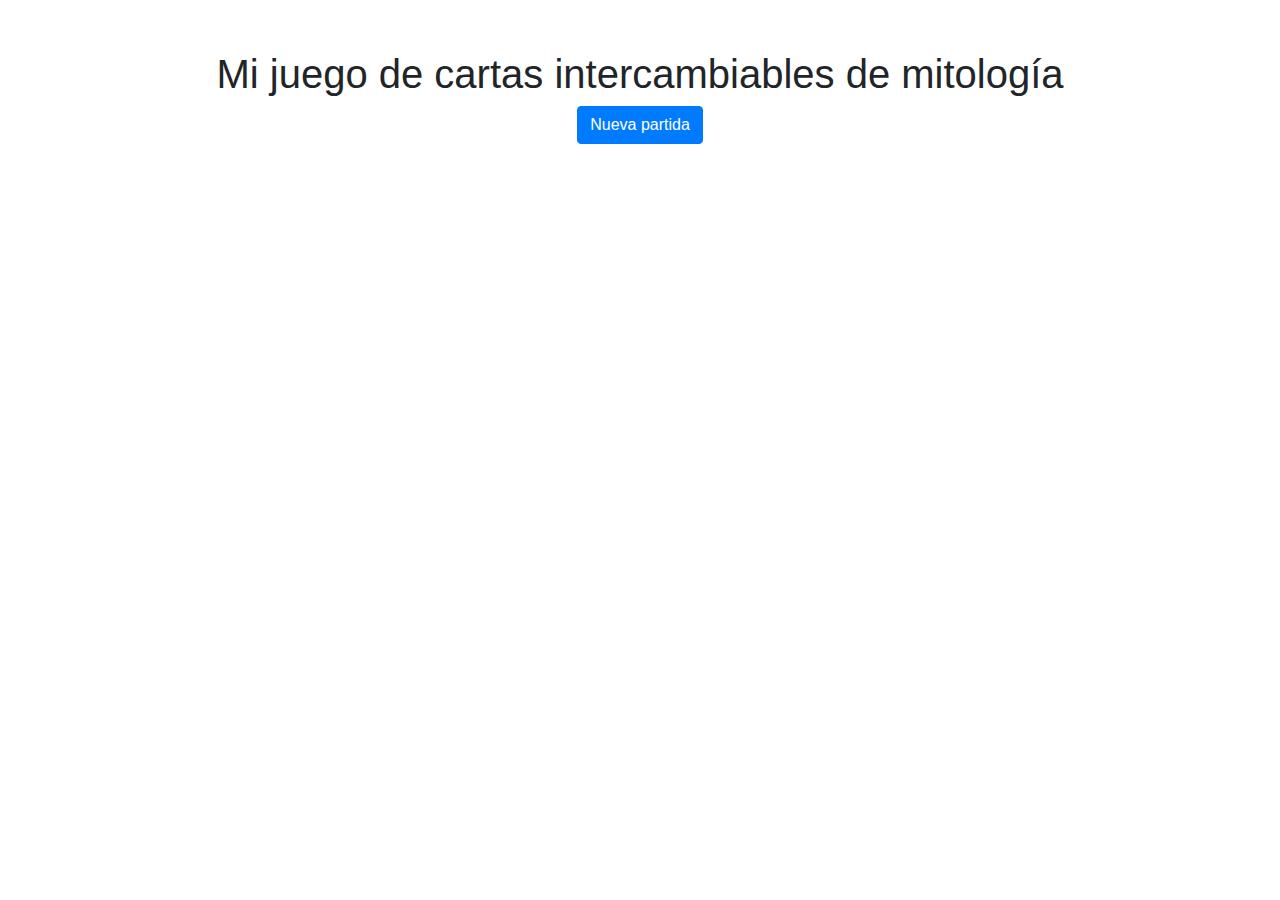
<file: index.html>
<!DOCTYPE html>
<html lang="en">
<head>
    <meta charset="utf-8">
    <meta name="viewport" content="width=device-width, initial-scale=1">
    <title>Mi juego de cartas intercambiables de Mitología</title>
    <link rel="stylesheet" href="https://maxcdn.bootstrapcdn.com/bootstrap/4.5.2/css/bootstrap.min.css">
    <link rel="stylesheet" href="style.css">
</head>
<body>
    <div class="container">
        <h1>Mi juego de cartas intercambiables de mitología</h1>
        
        <button class="btn btn-primary" id="new-game-btn">Nueva partida</button>

        <div id="new-game-form" class="d-none">
            <form id="startForm">
                <div class="form-group">
                    <label for="player-name">Nombre de jugador:</label>
                    <input type="text" class="form-control" id="player-name" placeholder="Ingresa tu nombre" required>
                </div>
                <div class="form-group">
                    <label for="mythology-select">Selecciona una mitología:</label>
                    <select class="form-control" id="mythology-select">
                    </select>
                </div>
                <button type="submit" class="btn btn-primary" id="#start-game-btn">Comenzar juego</button>
            </form>
        </div>
    </div>
    
    <script src="script.js"></script>
</body>
</html>
</file>
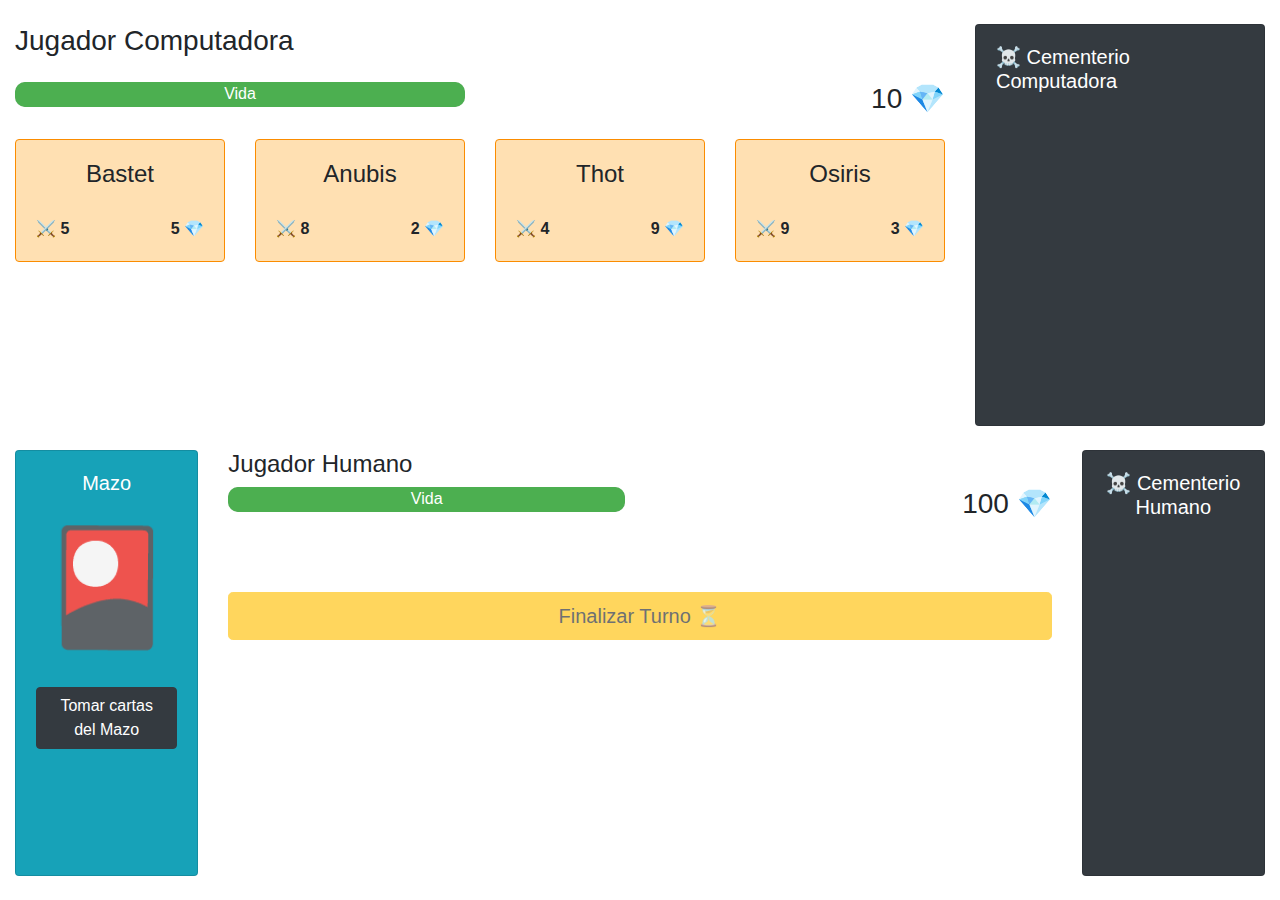
<file: game.html>
<!DOCTYPE html>
<html>
<head>
	<meta charset="utf-8">
	<meta name="viewport" content="width=device-width, initial-scale=1">
	<link rel="stylesheet" href="https://maxcdn.bootstrapcdn.com/bootstrap/4.5.2/css/bootstrap.min.css">
	<link rel="stylesheet" href="style.css">
	<title>Game</title>
</head>
<body>
	<div class="container-fluid">
		<div id="player-info"></div>
		
		<!-- Modal -->
		<div class="modal fade" id="resultsModal" tabindex="-1" aria-labelledby="resultsModalLabel" aria-hidden="true">
			<div class="modal-dialog">
				<div class="modal-content">
					<div class="modal-header">
						<h5 class="modal-title" id="resultsModalLabel">Resultados</h5>
						<button type="button" class="btn-close" data-bs-dismiss="modal" aria-label="Close"></button>
					</div>
					<div class="modal-body">
						<p id="results"></p>
					</div>
					<div class="modal-footer">
						<button type="button" class="btn btn-secondary" data-dismiss="modal">Cerrar</button>
						<button type="button" class="btn btn-primary" id="new-game-btn" data-dismiss="modal">Nueva Partida</button>
					</div>
				</div>
			</div>
		</div>

		<!-- Game Arena -->
		<section>
			<!-- Enemy -->
			<div id="enemy-arena" class="row py-4">
				<div class="col-9">
					<section>
						<h3>Jugador Computadora</h3>
						<div class="row mt-4 mb-4">
							<div class="col text-left">
								<div class="m-0 life-bar">
									<span>Vida</span>
									<progress id="computer-player-life-bar" class="progress-life" max="100" value="100"></progress>
								</div>
							</div>
							<div class="col text-right">
								<h3 class="m-0"><span id="computer-player-mana">10</span> 💎</h3>
							</div>
						</div>
						<div id="computer-player-cards" class="row"></div>
					</section>
				</div>
				<div class="col-3">
					<div class="card card-body bg-dark text-white" style="min-height: 100%;">
						<h5>☠️ Cementerio Computadora</h5>
						<p class="mb-0"><span id="computer-player-graveyard"> <ol></ol> </span></p>
					</div>
				</div>
			</div>
			<!-- Player -->
			<div id="player-arena" class="row pb-4">
				<div class="col-2">
					<div class="card card-body bg-info text-white text-center" style="min-height: 100%;">
						<h5>Mazo</h5>
						<p class="deck-img">🎴</p>
						<button id="take-cards-btn" class="btn btn-dark">Tomar cartas del Mazo</button>
					</div>
				</div>
				<div class="col-8">
					<h4 class="mb-0">Jugador Humano</h4>

					<div class="row mt-2 mb-4">
						<div class="col text-left">
							<div class="m-0 life-bar">
								<span>Vida</span>
								<progress id="human-player-life-bar" class="progress-life" max="100" value="100"></progress>
							</div>
						</div>
						<div class="col text-right">
							<h3 class="m-0"><span id="human-player-mana" class="progress-mana"></span> 💎</h3>
						</div>
					</div>
					<div id="human-player-cards" class="row"></div>

					<button id="finish-turn-btn" class="btn btn-warning btn-lg btn-block mt-5">Finalizar Turno ⏳</button>
				</div>
				<div class="col-2">
					<div class="card card-body bg-dark text-white" style="min-height: 100%;">
						<h5 class="text-center">☠️ Cementerio Humano</h5>
						<p class="mb-0"><span id="human-player-graveyard"> <ol></ol> </span></p>
					</div>
				</div>
			</div>
		</section>
	</div>

	<template id="computer-card-template">
		<div class="col">
			<div class="card card-body text-center myth-card">
				<h4 class="card-title"></h4>
				<p class="card-text d-none"></p>
				<div class="d-flex justify-content-between mt-3 font-weight-bold">
					<p class="card-attack mb-0"></p>
					<p class="card-cost mb-0"></p>
				</div>
			</div>
		</div>
	</template>
	<template id="human-card-template">
		<div class="col">
			<div class="card card-body text-center myth-card">
				<h4 class="card-title"></h4>
				<p class="card-text mb-0"></p>
				<div class="d-flex justify-content-between mt-3 mb-3 font-weight-bold">
					<p class="card-attack mb-0"></p>
					<p class="card-cost mb-0"></p>
				</div>
				<!-- <input type="checkbox" name=""> -->
				<button id="select-card-btn" class="btn btn-primary">Jugar Carta</button>
			</div>
		</div>
	</template>

	<script src="script.js"></script>
	<script src="https://code.jquery.com/jquery-3.2.1.slim.min.js" integrity="sha384-KJ3o2DKtIkvYIK3UENzmM7KCkRr/rE9/Qpg6aAZGJwFDMVNA/GpGFF93hXpG5KkN" crossorigin="anonymous"></script>
	<script src="https://cdn.jsdelivr.net/npm/popper.js@1.12.9/dist/umd/popper.min.js" integrity="sha384-ApNbgh9B+Y1QKtv3Rn7W3mgPxhU9K/ScQsAP7hUibX39j7fakFPskvXusvfa0b4Q" crossorigin="anonymous"></script>
	<script src="https://cdn.jsdelivr.net/npm/bootstrap@4.0.0/dist/js/bootstrap.min.js" integrity="sha384-JZR6Spejh4U02d8jOt6vLEHfe/JQGiRRSQQxSfFWpi1MquVdAyjUar5+76PVCmYl" crossorigin="anonymous"></script>
</body>
</html>
</file>
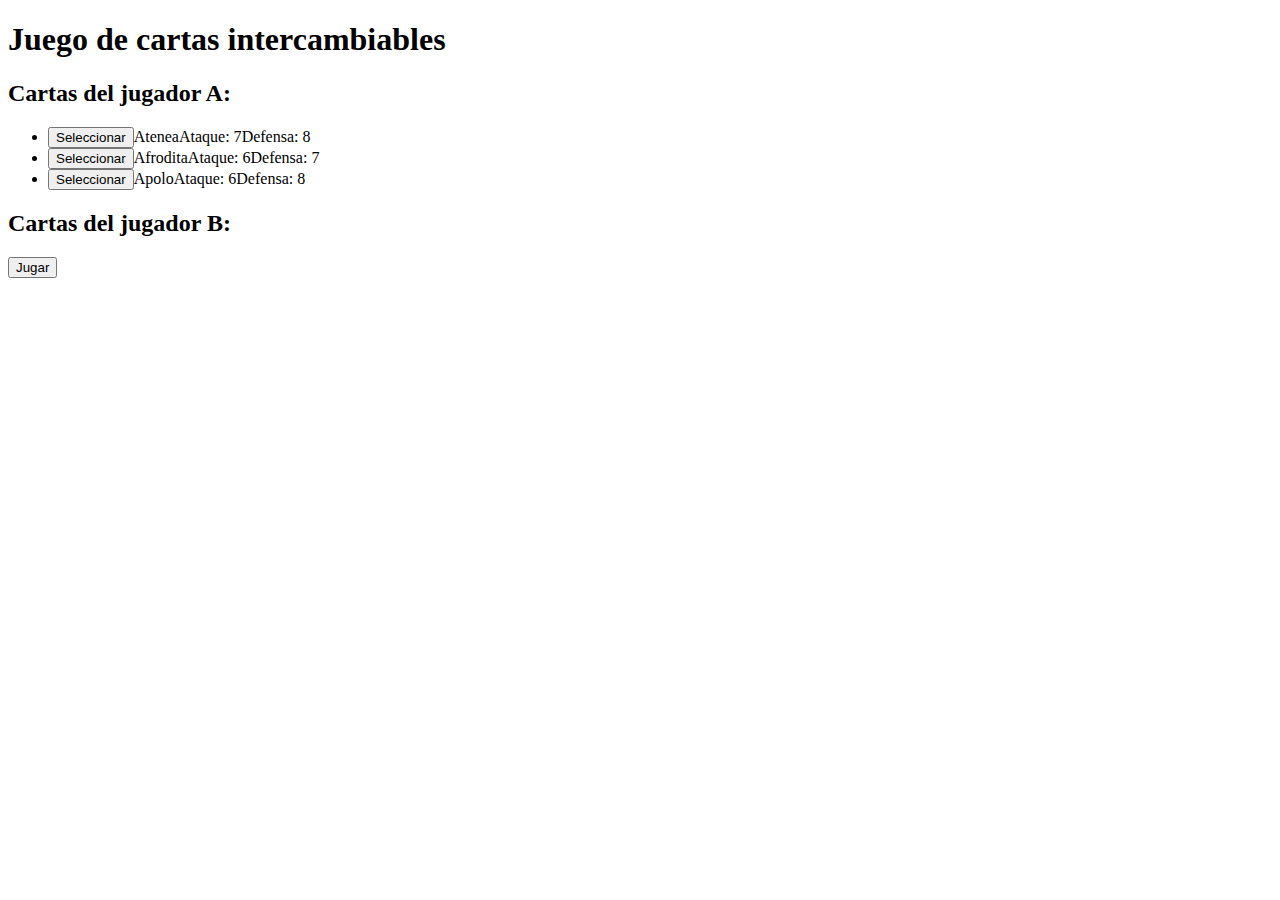
<file: test.html>
<!DOCTYPE html>
<html>
<head>
	<meta charset="utf-8">
	<title>Juego de cartas intercambiables</title>
	<link rel="stylesheet" href="https://cdn.jsdelivr.net/npm/bootstrap@5.2.3/dist/css/bootstrap.min.css" integrity="sha384-rbsA2VBKQhggwzxH7pPCaAqO46MgnOM80zW1RWuH61DGLwZJEdK2Kadq2F9CUG65" crossorigin="anonymous">
</head>
<body>
	<div class="container">

		<h1>Juego de cartas intercambiables</h1>

		<h2>Cartas del jugador A:</h2>
		<ul id="jugador-a"></ul>

		<h2>Cartas del jugador B:</h2>
		<ul id="jugador-b"></ul>

		<button id="jugar" onclick="jugar()" class="btn btn-primary">Jugar</button>

		<h3 id="resultado" class="alert alert-warning"></h3>
	</div>

	<script>
		const cartas = [
			{ nombre: "Zeus", ataque: 10, defensa: 8 },
			{ nombre: "Hades", ataque: 9, defensa: 7 },
			{ nombre: "Poseidón", ataque: 8, defensa: 9 },
			{ nombre: "Atenea", ataque: 7, defensa: 8 },
			{ nombre: "Ares", ataque: 9, defensa: 6 },
			{ nombre: "Afrodita", ataque: 6, defensa: 7 },
			{ nombre: "Artemisa", ataque: 7, defensa: 7 },
			{ nombre: "Hefesto", ataque: 8, defensa: 10 },
			{ nombre: "Dionisio", ataque: 5, defensa: 6 },
			{ nombre: "Apolo", ataque: 6, defensa: 8 }
			];

        // Obtener 3 cartas aleatorias para cada jugador
		const cartasJugadorA = obtenerCartasAleatorias();
		const cartasJugadorB = obtenerCartasAleatorias();

		function obtenerCartasAleatorias() {
			const cartasAleatorias = [];
			while (cartasAleatorias.length < 3) {
				const carta = cartas[Math.floor(Math.random() * cartas.length)];
				if (!cartasAleatorias.includes(carta)) {
					cartasAleatorias.push(carta);
				}
			}
			return cartasAleatorias;
		}

		function jugar() {
            // Obtener la carta seleccionada por el jugador A
			const cartasJugadorALista = document.querySelectorAll("#jugador-a li");
			let cartaSeleccionadaA;
			cartasJugadorALista.forEach(carta => {
				if (carta.classList.contains("seleccionada")) {
					const cartaIndex = carta.dataset.index;
					cartaSeleccionadaA = cartasJugadorA[cartaIndex];
				}
			});
			if (!cartaSeleccionadaA) {
				alert("Debes seleccionar una carta antes de jugar");
				return;
			}

            // Seleccionar aleatoriamente una carta para el jugador B
			const cartaSeleccionadaB = cartasJugadorB[Math.floor(Math.random() * 3)];

            // Comparar las cartas seleccionadas y determinar el ganador
			let resultado;
			if (cartaSeleccionadaA.ataque > cartaSeleccionadaB.ataque) {
                resultado = `El jugador A gana la partida. La carta de ${cartaSeleccionadaA.nombre} con ataque ${cartaSeleccionadaA.ataque} venció a la carta de ${cartaSeleccionadaB.nombre} con ataque ${cartaSeleccionadaB.ataque}.`;
            }

			 else if (cartaSeleccionadaB.ataque > cartaSeleccionadaA.ataque) {
				resultado = `El jugador B gana la partida. La carta de ${cartaSeleccionadaB.nombre} con ataque ${cartaSeleccionadaB.ataque} venció a la carta de ${cartaSeleccionadaA.nombre} con ataque ${cartaSeleccionadaA.ataque}.`;
			} else {
				resultado = "Empate";
			}

        // Mostrar el resultado del juego
			document.getElementById("resultado").textContent = resultado;
		}

    // Agregar las cartas del jugador A al HTML con botones para seleccionar
		const jugadorALista = document.getElementById("jugador-a");
		cartasJugadorA.forEach((carta, index) => {
			const li = document.createElement("li");
			const boton = document.createElement("button");
			boton.textContent = "Seleccionar";
			boton.onclick = function() {
            // Quitar la selección de la carta anteriormente seleccionada
				const cartasJugadorALista = document.querySelectorAll("#jugador-a li");
				cartasJugadorALista.forEach(carta => {
					carta.classList.remove("seleccionada");
				});

            // Seleccionar la carta actual
				li.classList.add("seleccionada");
			};
			const nombreCarta = document.createElement("span");
			nombreCarta.textContent = carta.nombre;
			const ataqueCarta = document.createElement("span");
			ataqueCarta.textContent = "Ataque: " + carta.ataque;
			const defensaCarta = document.createElement("span");
			defensaCarta.textContent = "Defensa: " + carta.defensa;
			li.appendChild(boton);
			li.appendChild(nombreCarta);
			li.appendChild(ataqueCarta);
			li.appendChild(defensaCarta);
			li.dataset.index = index;
			jugadorALista.appendChild(li);
		});
	</script>
</body>
</html>
</file>
<file: style.css>
.container {
    margin-top: 50px;
    text-align: center;
}

#new-game-form {
    margin-top: 50px;
}

#results {
  display: none;
}

.life-bar span {
    position: absolute;
    display: inline-block;
    color: #fff;
    text-align: center;
    width: 100%;
}

.life-bar {
    display: block;
    position: relative;
    width: 100%;
}
.life-bar progress {
    -webkit-appearance: none;
}
.life-bar progress {
    width: 100%;
}

.progress-life {
  appearance: none;
  height: 25px;
  border-radius: 10px;
  border: none;
  background-color: #e0e0e0;
}
.progress-life::-webkit-progress-bar {
    /*background-color: #ccc;*/
    border-radius: 20px;
}
.progress-life::-webkit-progress-value {
  border-radius: 10px;
  background-color: #4caf50;
}
.progress-life::-moz-progress-bar {
    border-radius: 10px;
}


.card.griega {
    border-color: #00ACC1;
    background-color: #B2EBF2;
}
.card.nórdica {
    border-color: #6D4C41;
    background-color: #D7CCC8;
}
.card.egipcia {
    border-color: #FB8C00;
    background-color: #FFE0B2;
}

/* Arena */
#enemy-arena,
#player-arena {
    height: 50vh;
}

.deck-img {
    font-size: 7rem;
}
</file>
